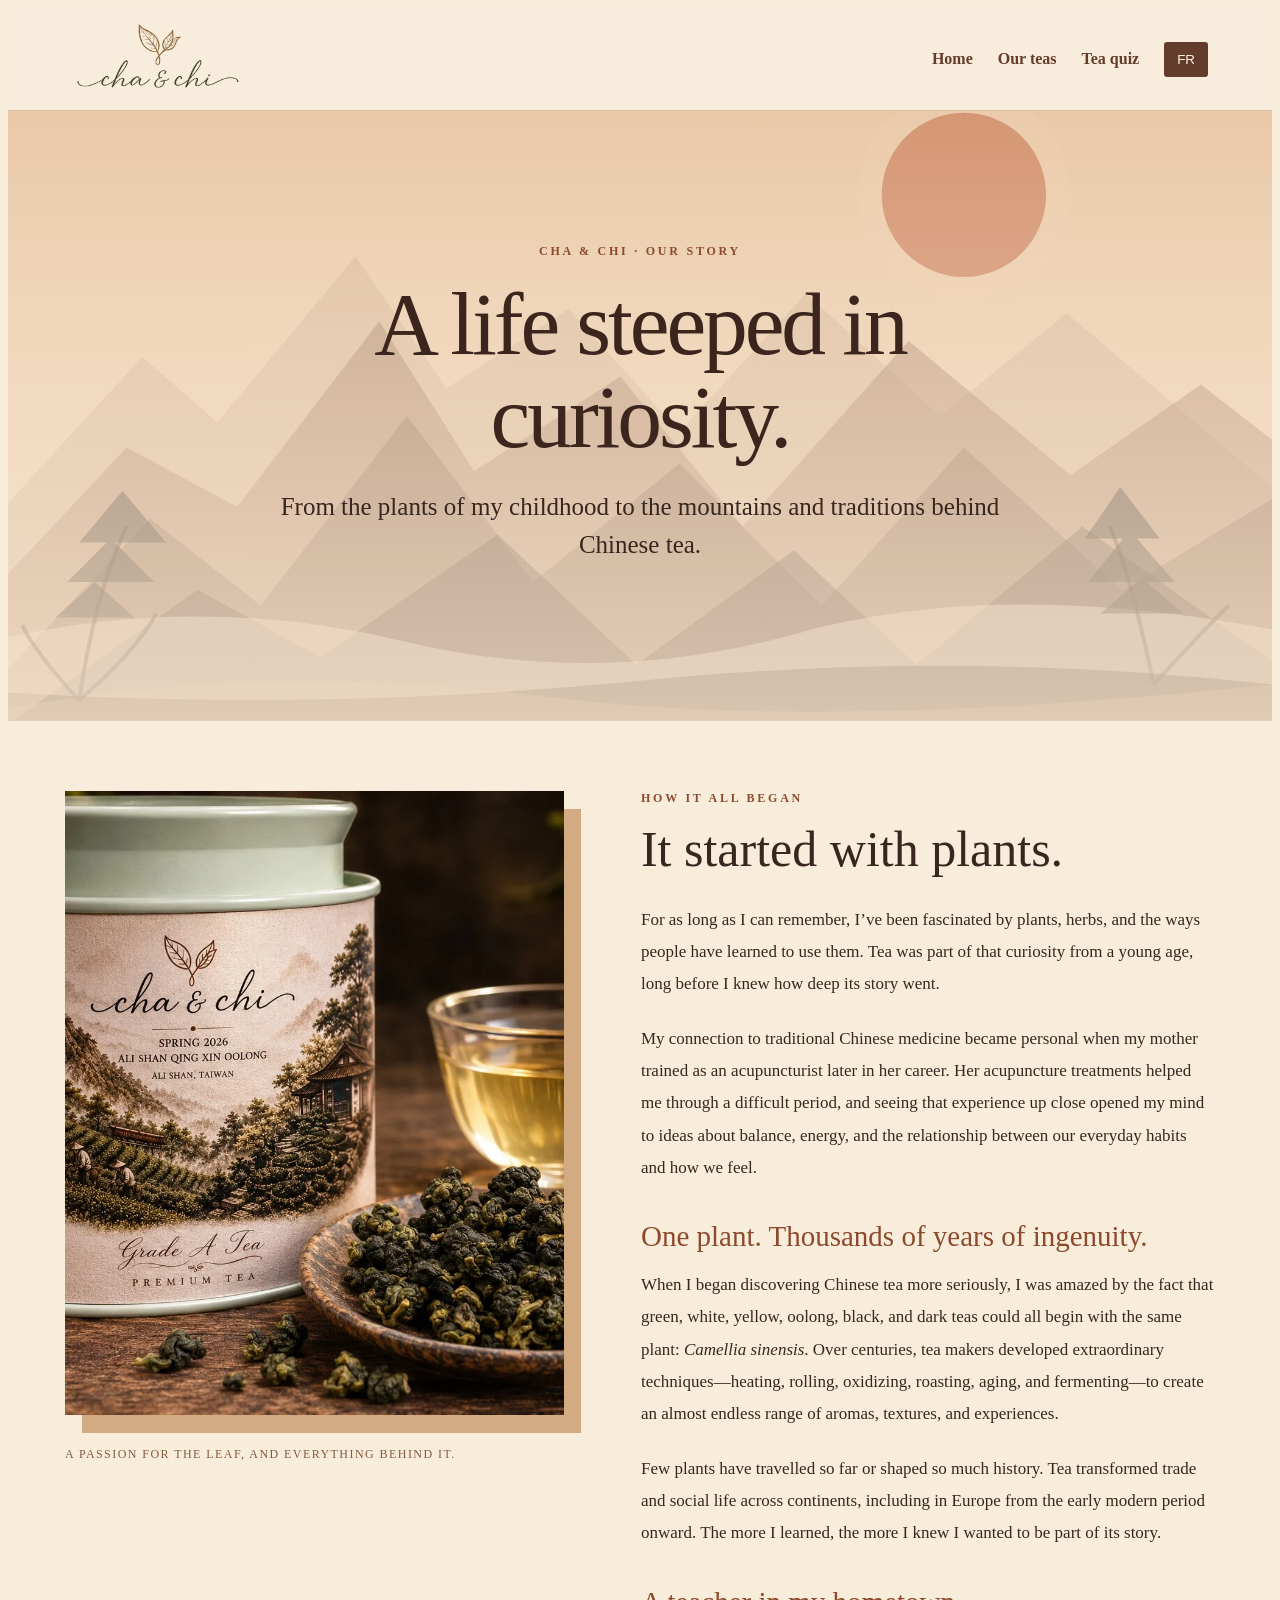
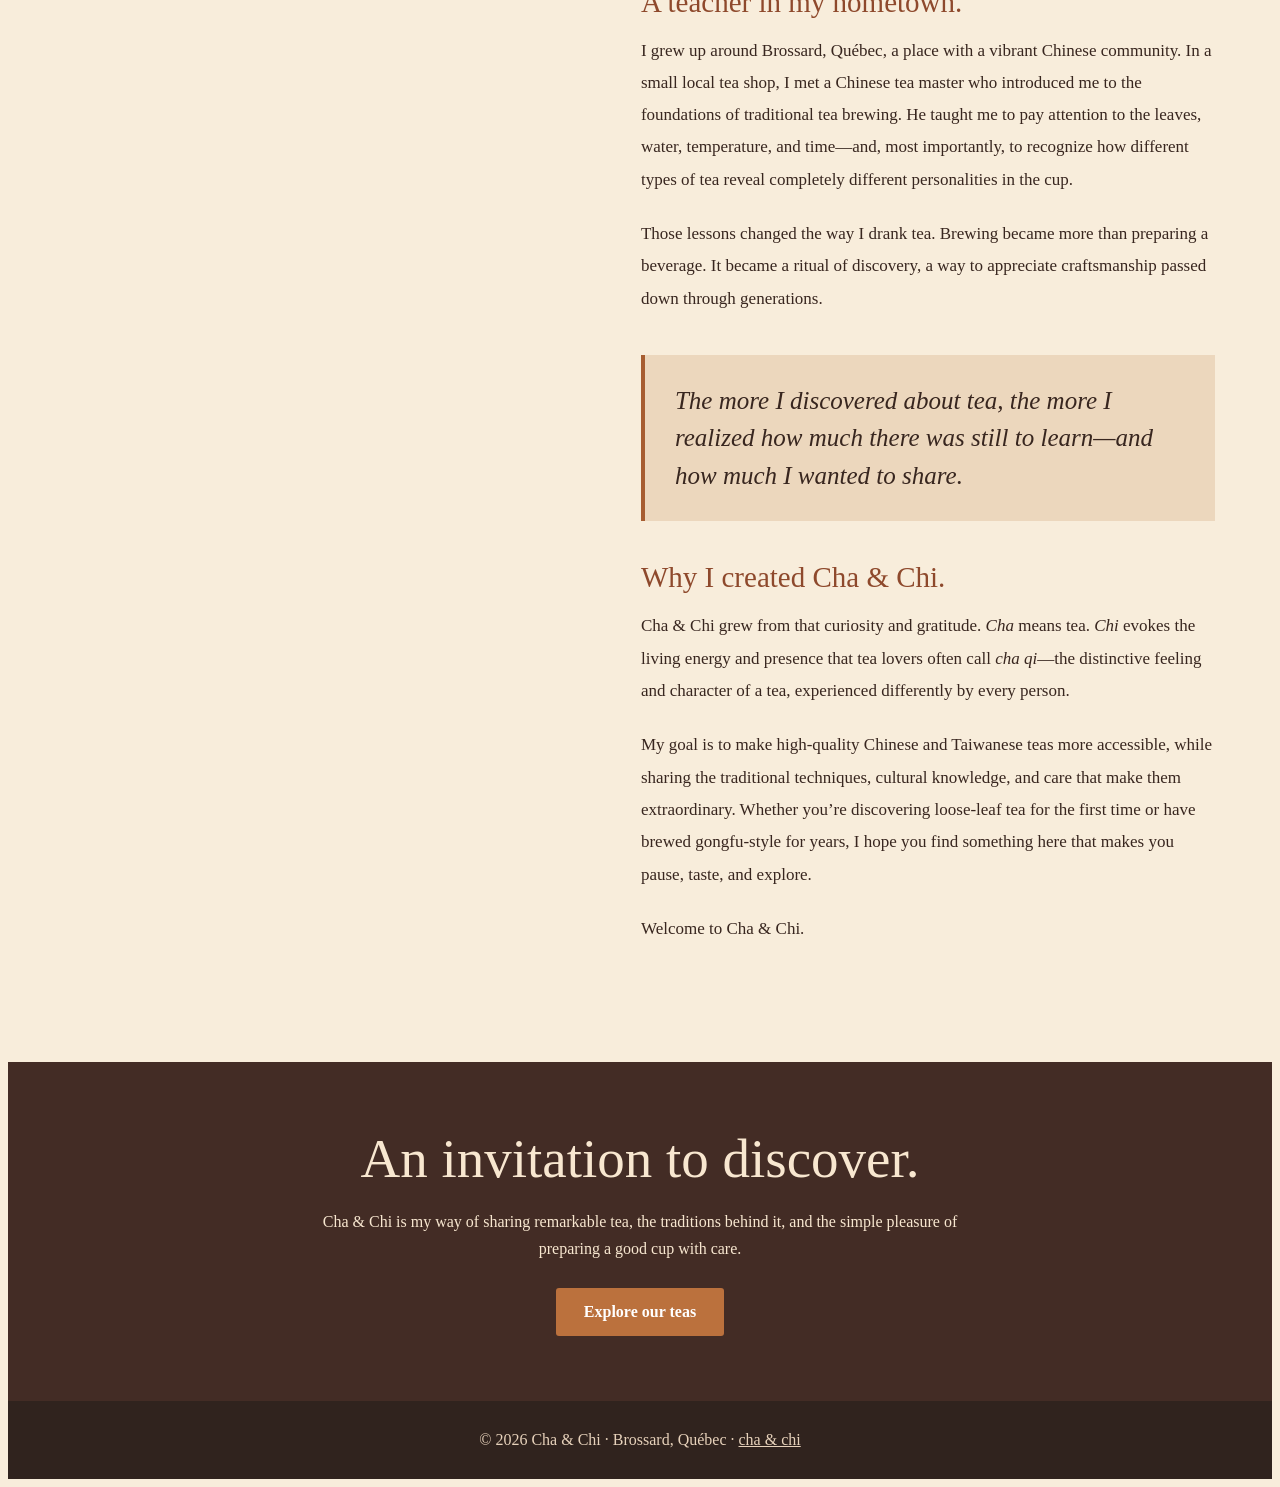
<file: about.html>
<!doctype html>
<html lang="en"><head><meta charset="utf-8"><meta name="viewport" content="width=device-width,initial-scale=1"><meta name="theme-color" content="#813e28"><meta name="description" content="The story behind Cha & Chi: a lifelong love of plants, traditional Chinese medicine and exceptional Chinese tea, rooted in Brossard, Québec."><title>About Us — Cha & Chi</title><link rel="icon" href="/favicon.svg" type="image/svg+xml"><link rel="stylesheet" href="/theme.css"><style>
:root{--ink:#38261f;--rust:#994c2e;--paper:#f8eddb}body{background:var(--paper);color:var(--ink)}.about-nav{display:flex;justify-content:space-between;align-items:center;gap:20px;padding:15px clamp(20px,5vw,85px);background:#f8ecdc;border-bottom:1px solid #d8bea4}.about-nav img{max-width:170px;width:100%;height:auto}.about-nav a{color:#653b29;text-decoration:none;font-weight:600}.about-links{display:flex;gap:25px;align-items:center}.lang-toggle{background:#633c2c;color:#fff2e2;border:0;border-radius:3px;padding:10px 13px;cursor:pointer}.about-hero{position:relative;min-height:470px;display:grid;place-items:center;text-align:center;padding:70px 22px;background:linear-gradient(180deg,rgba(244,219,192,.12),rgba(246,225,202,.76)),url('/images/mountain-ink-landscape.svg') center/cover}.about-hero .inner{max-width:760px}.kicker{font-size:12px;letter-spacing:.23em;font-weight:700;color:#8c4b2f}.about-hero h1{font:clamp(48px,7vw,95px)/1.04 Georgia,serif;letter-spacing:-.035em;margin:18px 0;color:#3c251d}.about-hero p{font:clamp(19px,2vw,25px)/1.5 Georgia,serif}.about-story{max-width:1150px;margin:auto;padding:70px 25px 95px;display:grid;grid-template-columns:minmax(0,1fr) minmax(0,1.15fr);gap:clamp(30px,6vw,95px);align-items:start}.story-photo{position:sticky;top:35px}.story-photo img{display:block;width:100%;height:auto;aspect-ratio:4/5;object-fit:cover;box-shadow:17px 18px 0 #d3ab83}.photo-caption{font-size:12px;letter-spacing:.12em;text-transform:uppercase;color:#845a42;margin-top:32px}.story-body h2{font:clamp(32px,4vw,50px)/1.15 Georgia,serif;margin:15px 0 25px}.story-body p{font-size:17px;line-height:1.9;margin:0 0 22px}.story-body h3{font:29px Georgia,serif;margin:36px 0 16px;color:#8e492c}.quote{margin:40px 0;padding:27px 30px;border-left:4px solid #a75d31;background:#ecd7bd;font:italic 25px/1.5 Georgia,serif}.end-panel{text-align:center;background:#432c25;color:#f8e7d0;padding:65px 25px}.end-panel h2{font:clamp(30px,5vw,55px) Georgia,serif;margin:0 0 18px}.end-panel p{max-width:650px;margin:0 auto 26px;line-height:1.7}.end-panel a{display:inline-block;background:#bb713d;color:#fff;text-decoration:none;padding:15px 28px;border-radius:3px;font-weight:700}footer{text-align:center;padding:30px;background:#30231e;color:#e7d2bb}footer a{color:#e7d2bb}@media(max-width:750px){.about-story{grid-template-columns:1fr;padding-top:45px}.story-photo{position:static}.story-photo img{aspect-ratio:16/10}.about-links{gap:12px;font-size:13px}.about-nav img{max-width:115px}}
</style></head><body>
<nav class="about-nav"><a href="/"><img src="/images/cha-chi-logo.png" alt="Cha & Chi"></a><div class="about-links"><a href="/" id="homeLink">Home</a><a href="/#collection" id="teaLink">Our teas</a><a href="/#ritual" id="quizLink">Tea quiz</a><button class="lang-toggle" id="language" type="button">FR</button></div></nav>
<main><section class="about-hero"><div class="inner"><div class="kicker" id="heroKicker">CHA & CHI · OUR STORY</div><h1 id="heroTitle">A life steeped in curiosity.</h1><p id="heroSub">From the plants of my childhood to the mountains and traditions behind Chinese tea.</p></div></section>
<section class="about-story"><div class="story-photo"><img src="/images/stillpoint-hero.webp" alt="Cha & Chi Ali Shan high-mountain oolong tea" loading="lazy"><div class="photo-caption" id="photoCaption">A passion for the leaf, and everything behind it.</div></div><article class="story-body" id="storyBody"></article></section>
<section class="end-panel"><h2 id="endTitle">An invitation to discover.</h2><p id="endText">Cha & Chi is my way of sharing remarkable tea, the traditions behind it, and the simple pleasure of preparing a good cup with care.</p><a href="/#collection" id="endLink">Explore our teas</a></section></main><footer>© <span id="year"></span> Cha & Chi · Brossard, Québec · <a href="/">cha & chi</a></footer>
<script>
const copy={
en:{home:'Home',teas:'Our teas',quiz:'Tea quiz',kicker:'CHA & CHI · OUR STORY',title:'A life steeped in curiosity.',sub:'From the plants of my childhood to the mountains and traditions behind Chinese tea.',caption:'A passion for the leaf, and everything behind it.',endTitle:'An invitation to discover.',endText:'Cha & Chi is my way of sharing remarkable tea, the traditions behind it, and the simple pleasure of preparing a good cup with care.',endLink:'Explore our teas',body:`<div class="kicker">HOW IT ALL BEGAN</div><h2>It started with plants.</h2><p>For as long as I can remember, I’ve been fascinated by plants, herbs, and the ways people have learned to use them. Tea was part of that curiosity from a young age, long before I knew how deep its story went.</p><p>My connection to traditional Chinese medicine became personal when my mother trained as an acupuncturist later in her career. Her acupuncture treatments helped me through a difficult period, and seeing that experience up close opened my mind to ideas about balance, energy, and the relationship between our everyday habits and how we feel.</p><h3>One plant. Thousands of years of ingenuity.</h3><p>When I began discovering Chinese tea more seriously, I was amazed by the fact that green, white, yellow, oolong, black, and dark teas could all begin with the same plant: <em>Camellia sinensis</em>. Over centuries, tea makers developed extraordinary techniques—heating, rolling, oxidizing, roasting, aging, and fermenting—to create an almost endless range of aromas, textures, and experiences.</p><p>Few plants have travelled so far or shaped so much history. Tea transformed trade and social life across continents, including in Europe from the early modern period onward. The more I learned, the more I knew I wanted to be part of its story.</p><h3>A teacher in my hometown.</h3><p>I grew up around Brossard, Québec, a place with a vibrant Chinese community. In a small local tea shop, I met a Chinese tea master who introduced me to the foundations of traditional tea brewing. He taught me to pay attention to the leaves, water, temperature, and time—and, most importantly, to recognize how different types of tea reveal completely different personalities in the cup.</p><p>Those lessons changed the way I drank tea. Brewing became more than preparing a beverage. It became a ritual of discovery, a way to appreciate craftsmanship passed down through generations.</p><blockquote class="quote">The more I discovered about tea, the more I realized how much there was still to learn—and how much I wanted to share.</blockquote><h3>Why I created Cha & Chi.</h3><p>Cha & Chi grew from that curiosity and gratitude. <em>Cha</em> means tea. <em>Chi</em> evokes the living energy and presence that tea lovers often call <em>cha qi</em>—the distinctive feeling and character of a tea, experienced differently by every person.</p><p>My goal is to make high-quality Chinese and Taiwanese teas more accessible, while sharing the traditional techniques, cultural knowledge, and care that make them extraordinary. Whether you’re discovering loose-leaf tea for the first time or have brewed gongfu-style for years, I hope you find something here that makes you pause, taste, and explore.</p><p>Welcome to Cha & Chi.</p>`},
fr:{home:'Accueil',teas:'Nos thés',quiz:'Quiz de thé',kicker:'CHA & CHI · NOTRE HISTOIRE',title:'Une vie de curiosité et de thé.',sub:'Des plantes de mon enfance aux montagnes et aux traditions du thé chinois.',caption:'Une passion pour la feuille et tout ce qu’elle raconte.',endTitle:'Une invitation à découvrir.',endText:'Cha & Chi, c’est ma façon de partager des thés remarquables, les traditions qui les entourent et le plaisir de préparer une bonne tasse avec soin.',endLink:'Découvrir nos thés',body:`<div class="kicker">LÀ OÙ TOUT A COMMENCÉ</div><h2>Tout a commencé avec les plantes.</h2><p>Depuis que je suis jeune, les plantes, les herbes et les connaissances que les gens ont développées autour d’elles me fascinent. Le thé faisait déjà partie de cette curiosité, bien avant que je découvre toute la richesse de son histoire.</p><p>Mon lien avec la médecine traditionnelle chinoise est devenu personnel lorsque ma mère a entrepris une formation en acupuncture plus tard dans sa carrière. Ses traitements m’ont aidé à traverser une période difficile. Cette expérience m’a ouvert à des notions d’équilibre, d’énergie et aux liens entre nos habitudes quotidiennes et notre bien-être.</p><h3>Une seule plante. Des milliers d’années de savoir-faire.</h3><p>Quand j’ai commencé à découvrir le thé chinois plus sérieusement, j’ai été fasciné d’apprendre que les thés verts, blancs, jaunes, oolong, noirs et sombres pouvaient tous provenir d’une même plante : <em>Camellia sinensis</em>. Au fil des siècles, les artisans du thé ont perfectionné des techniques incroyables — chauffage, roulage, oxydation, torréfaction, vieillissement et fermentation — pour créer une diversité presque infinie d’arômes, de textures et de sensations.</p><p>Peu de plantes ont autant voyagé ou marqué l’histoire. Le thé a transformé les échanges commerciaux et la vie sociale sur plusieurs continents, notamment en Europe à partir de l’époque moderne. Plus j’en apprenais, plus je savais que je voulais faire partie de cette histoire.</p><h3>Un maître de thé dans ma ville.</h3><p>J’ai grandi dans la région de Brossard, au Québec, où se trouve une importante communauté chinoise. Dans une petite boutique de thé locale, j’ai rencontré un maître de thé chinois qui m’a enseigné les bases de l’infusion traditionnelle. Il m’a appris à observer les feuilles, l’eau, la température et le temps — et surtout à comprendre comment chaque famille de thé exprime une personnalité différente dans la tasse.</p><p>Ces enseignements ont changé ma façon de boire le thé. L’infusion est devenue plus qu’une simple préparation : un rituel de découverte et une façon d’apprécier un savoir-faire transmis de génération en génération.</p><blockquote class="quote">Plus je découvrais le thé, plus je réalisais tout ce qu’il me restait à apprendre — et tout ce que j’avais envie de partager.</blockquote><h3>Pourquoi j’ai créé Cha & Chi.</h3><p>Cha & Chi est né de cette curiosité et de cette reconnaissance. <em>Cha</em> signifie thé. <em>Chi</em> évoque cette énergie et cette présence que les amateurs appellent parfois le <em>cha qi</em> : le caractère et le ressenti propres à un thé, vécus différemment par chacun.</p><p>Mon objectif est de rendre les thés chinois et taïwanais de grande qualité plus accessibles, tout en faisant découvrir les techniques traditionnelles, les connaissances culturelles et le soin qui les rendent si particuliers. Que vous découvriez le thé en feuilles ou que vous pratiquiez déjà le gongfu cha, j’espère que vous trouverez ici une raison de ralentir, de savourer et d’explorer.</p><p>Bienvenue chez Cha & Chi.</p>`}};
let lang=localStorage.getItem('cc-lang')==='fr'?'fr':'en';
function render(){const c=copy[lang];document.documentElement.lang=lang;for(const [id,key] of [['homeLink','home'],['teaLink','teas'],['quizLink','quiz'],['heroKicker','kicker'],['heroTitle','title'],['heroSub','sub'],['photoCaption','caption'],['endTitle','endTitle'],['endText','endText'],['endLink','endLink']])document.getElementById(id).textContent=c[key];document.getElementById('storyBody').innerHTML=c.body;document.getElementById('language').textContent=lang==='fr'?'EN':'FR';}
document.getElementById('language').onclick=()=>{lang=lang==='en'?'fr':'en';localStorage.setItem('cc-lang',lang);render()};document.getElementById('year').textContent=new Date().getFullYear();render();
</script></body></html>
</file>
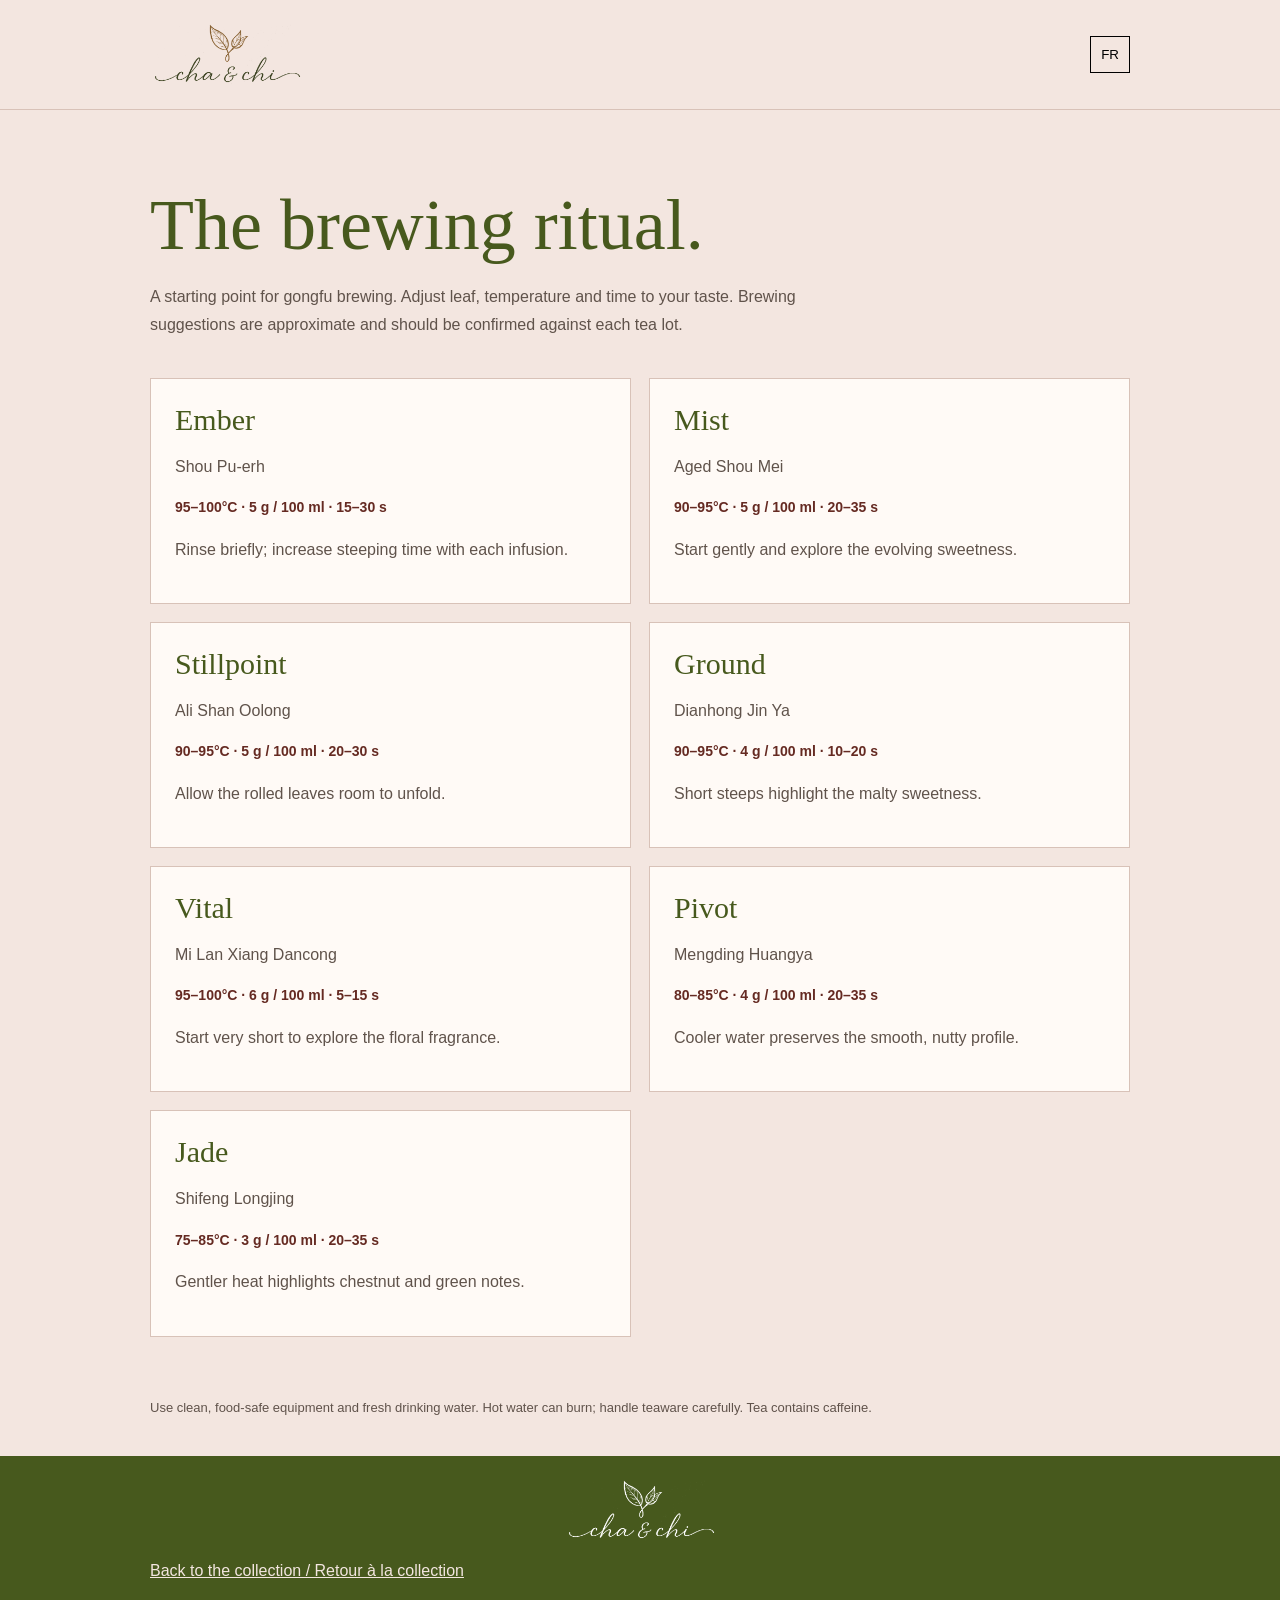
<file: brewing.html>
<!doctype html><html lang="en"><head><meta charset="utf-8"><meta name="viewport" content="width=device-width,initial-scale=1"><meta name="description" content="Gongfu tea brewing guides for Cha & Chi's seven teas."><title>Brewing Guide · Cha & Chi</title><link rel="stylesheet" href="/theme.css"><style>body{margin:0;background:var(--cream);color:var(--forest);font:16px Arial,sans-serif;line-height:1.7}header,main,footer{padding:24px max(24px,calc((100vw - 980px)/2))}header{border-bottom:1px solid var(--line);display:flex;align-items:center;justify-content:space-between}a{color:inherit}header a{font:26px Georgia,serif;text-decoration:none}h1{font:clamp(42px,6vw,72px) Georgia,serif;margin:50px 0 15px}h2{font:30px Georgia,serif;margin:0}p{color:var(--muted)}.lead{max-width:650px}.grid{display:grid;grid-template-columns:repeat(2,1fr);gap:18px;margin:40px 0 60px}.card{background:var(--paper);border:1px solid var(--line);padding:24px}.detail{font-size:14px;font-weight:bold;color:var(--tea)}.note{font-size:13px}footer{background:var(--forest);color:#fff}footer p{color:var(--cream)}@media(max-width:640px){.grid{grid-template-columns:1fr}}</style></head><body><header><a href="/"><img class="brand-mark" src="/images/cha-chi-logo.png" alt="Cha &amp; Chi" width="570" height="229"></a><button id="lang" style="padding:10px;background:transparent;border:1px solid">FR</button></header><main><h1 id="title">The brewing ritual.</h1><p class="lead" id="intro">A starting point for gongfu brewing. Adjust leaf, temperature and time to your taste. Brewing suggestions are approximate and should be confirmed against each tea lot.</p><div class="grid" id="grid"></div><p class="note" id="note">Use clean, food-safe equipment and fresh drinking water. Hot water can burn; handle teaware carefully. Tea contains caffeine.</p></main><footer><img class="brand-mark" src="/images/cha-chi-logo.png" alt="Cha &amp; Chi" width="570" height="229"><p><a href="/">Back to the collection / Retour à la collection</a></p></footer><script>
const items=[
['Ember','Shou Pu-erh','95–100°C','5 g / 100 ml','15–30 s','Rinse briefly; increase steeping time with each infusion.','Rincez brièvement; allongez le temps à chaque infusion.'],
['Mist','Aged Shou Mei','90–95°C','5 g / 100 ml','20–35 s','Start gently and explore the evolving sweetness.','Commencez doucement et découvrez la douceur qui évolue.'],
['Stillpoint','Ali Shan Oolong','90–95°C','5 g / 100 ml','20–30 s','Allow the rolled leaves room to unfold.','Laissez aux feuilles roulées l’espace pour se déployer.'],
['Ground','Dianhong Jin Ya','90–95°C','4 g / 100 ml','10–20 s','Short steeps highlight the malty sweetness.','Les infusions courtes révèlent la douceur maltée.'],
['Vital','Mi Lan Xiang Dancong','95–100°C','6 g / 100 ml','5–15 s','Start very short to explore the floral fragrance.','Commencez très court pour explorer les arômes floraux.'],
['Pivot','Mengding Huangya','80–85°C','4 g / 100 ml','20–35 s','Cooler water preserves the smooth, nutty profile.','Une eau moins chaude préserve le profil rond et noisetté.'],
['Jade','Shifeng Longjing','75–85°C','3 g / 100 ml','20–35 s','Gentler heat highlights chestnut and green notes.','Une chaleur douce révèle les notes de châtaigne et végétales.']];
let fr=localStorage.getItem('cc-lang')==='fr';function render(){document.documentElement.lang=fr?'fr':'en';document.getElementById('lang').textContent=fr?'EN':'FR';document.getElementById('title').textContent=fr?'Le rituel de l’infusion.':'The brewing ritual.';document.getElementById('intro').textContent=fr?'Un point de départ pour l’infusion gongfu. Ajustez la quantité de feuilles, la température et le temps selon vos goûts. Les conseils sont approximatifs et à confirmer selon chaque lot.':'A starting point for gongfu brewing. Adjust leaf, temperature and time to your taste. Brewing suggestions are approximate and should be confirmed against each tea lot.';document.getElementById('note').textContent=fr?'Utilisez du matériel alimentaire propre et de l’eau potable fraîche. Attention aux brûlures. Le thé contient de la caféine.':'Use clean, food-safe equipment and fresh drinking water. Hot water can burn; handle teaware carefully. Tea contains caffeine.';document.getElementById('grid').innerHTML=items.map(x=>'<article class="card"><h2>'+x[0]+'</h2><p>'+x[1]+'</p><div class="detail">'+x[2]+' · '+x[3]+' · '+x[4]+'</div><p>'+(fr?x[6]:x[5])+'</p></article>').join('')}document.getElementById('lang').onclick=()=>{fr=!fr;localStorage.setItem('cc-lang',fr?'fr':'en');render()};render();
</script></body></html>
</file>
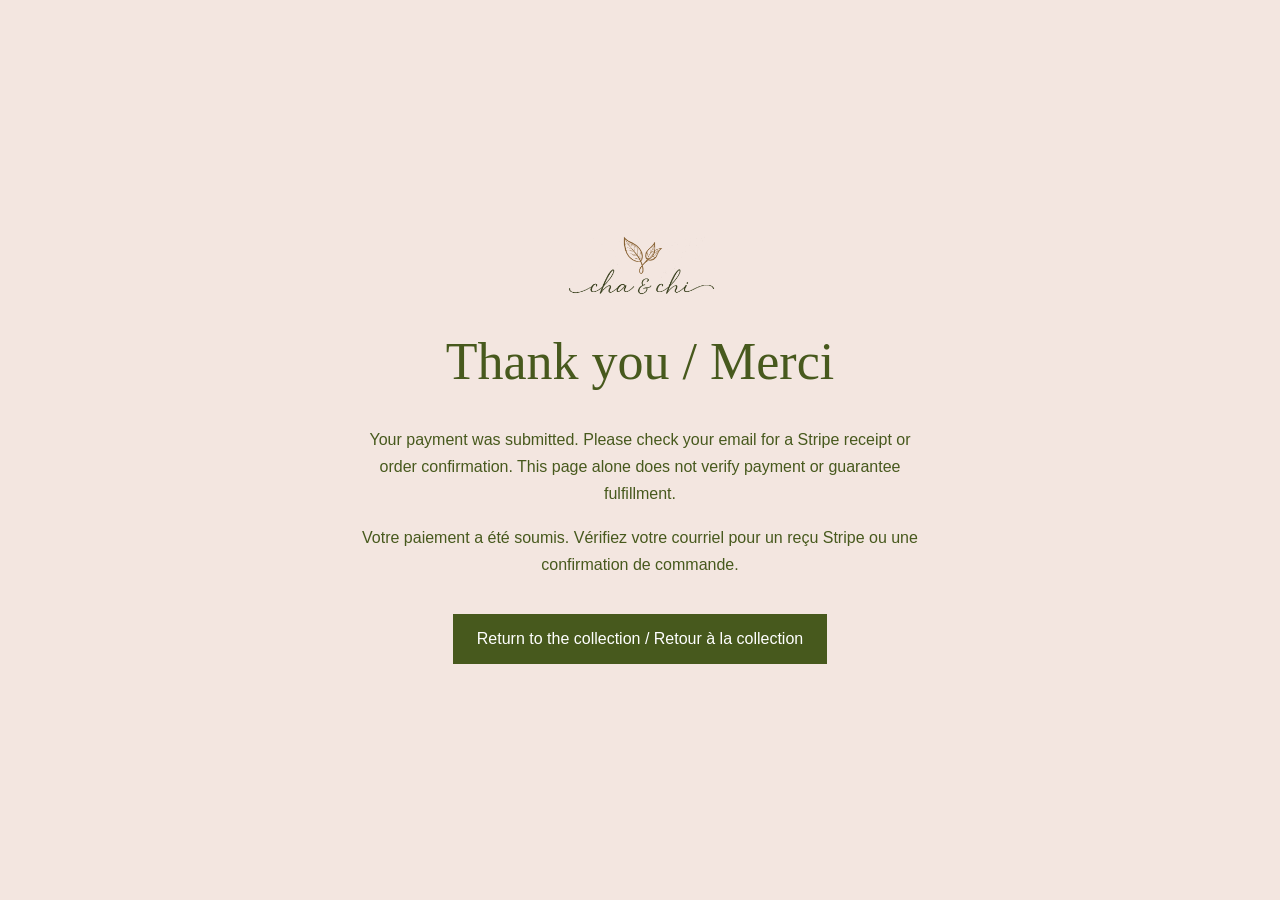
<file: success.html>
<!doctype html><html lang="en"><head><meta charset="utf-8"><meta name="viewport" content="width=device-width,initial-scale=1"><meta name="robots" content="noindex"><title>Thank you · Cha & Chi</title><link rel="stylesheet" href="/theme.css"><style>body{margin:0;min-height:100vh;display:grid;place-items:center;background:var(--cream);color:var(--forest);font:16px Arial,sans-serif}.panel{padding:40px;max-width:560px;text-align:center}h1{font:52px Georgia,serif}a{display:inline-block;background:var(--forest);color:white;padding:16px 24px;text-decoration:none;margin-top:20px}p{line-height:1.7}</style></head><body><main class="panel"><div style="display:grid;justify-items:center"><img class="brand-mark" src="/images/cha-chi-logo.png" alt="Cha &amp; Chi" width="570" height="229"></div><h1>Thank you / Merci</h1><p>Your payment was submitted. Please check your email for a Stripe receipt or order confirmation. This page alone does not verify payment or guarantee fulfillment.</p><p>Votre paiement a été soumis. Vérifiez votre courriel pour un reçu Stripe ou une confirmation de commande.</p><a href="/">Return to the collection / Retour à la collection</a></main></body></html>
</file>
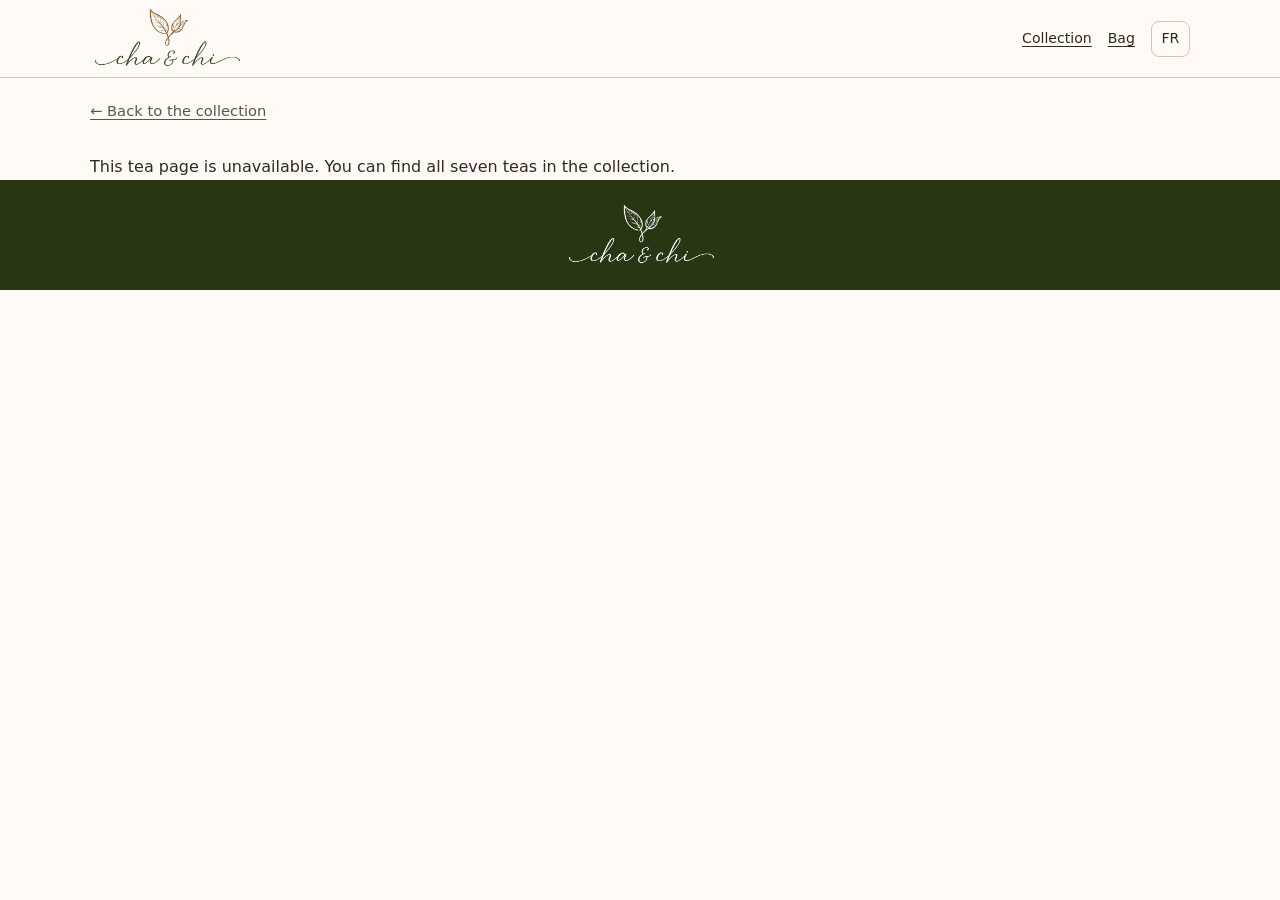
<file: tea.html>
<!doctype html>
<html lang="en">
<head>
  <meta charset="utf-8">
  <meta name="viewport" content="width=device-width, initial-scale=1">
  <meta name="theme-color" content="#47591d">
  <meta name="description" content="Explore the origin, craft and brewing ritual behind your Cha & Chi tea.">
  <link rel="icon" href="/favicon.svg" type="image/svg+xml">
  <link rel="stylesheet" href="/theme.css">
  <link rel="stylesheet" href="/tea.css">
  <script src="/tea-stories.js" defer></script>
  <script src="/tea-pairings.js" defer></script>
  <script src="/tea.js" defer></script>
  <title>Discover the tea · Cha &amp; Chi</title>
</head>
<body>
  <header class="site-header">
    <nav class="shell header-inner" aria-label="Cha &amp; Chi">
      <a class="brand" href="/"><img class="brand-mark" src="/images/cha-chi-logo.png" alt="Cha &amp; Chi" width="570" height="229"></a>
      <div class="header-links">
        <a href="/#collection" id="collection-link">Collection</a>
        <a href="/#bag" id="bag-link">Bag</a>
        <button type="button" id="language" aria-label="Lire en français">FR</button>
      </div>
    </nav>
  </header>
  <main class="shell" id="tea"><p role="status">Loading tea…</p></main>
  <footer class="site-footer"><div class="shell"><img class="brand-mark" src="/images/cha-chi-logo.png" alt="Cha &amp; Chi" width="570" height="229"></div></footer>
</body>
</html>
</file>
<file: theme.css>
:root {
  --tea: #652a22;
  --forest: #47591d;
  --forest-dark: #283613;
  --leaf: #898c31;
  --sky: #a6cee2;
  --cream: #f3e6e0;
  --paper: #fffaf6;
  --ink: #332820;
  --muted: #60534b;
  --gold: var(--tea);
  --line: #d8c2b8;
  --sky-tint: #dbeaf1;
  --radius: 18px;
  --sans: system-ui, -apple-system, BlinkMacSystemFont, "Segoe UI", sans-serif;
  --serif: "Iowan Old Style", "Palatino Linotype", Palatino, Georgia, serif;
}

.brand-mark {
  display: block;
  width: clamp(116px, 18vw, 153px);
  height: auto;
}

footer .brand-mark {
  margin-inline: auto;
  filter: brightness(0) invert(1);
}
</file>
<file: tea.css>
* { box-sizing: border-box; }
body { margin: 0; background: var(--paper); color: var(--ink); font: 16px/1.65 var(--sans); }
a { color: inherit; text-underline-offset: .22em; }
button { font: inherit; cursor: pointer; }
:focus-visible { outline: 2px solid var(--gold); outline-offset: 4px; }
h1, h2, h3 { font-family: var(--serif); font-weight: 400; line-height: 1.08; letter-spacing: -.04em; }
h1 { font-size: clamp(3.4rem, 8vw, 6rem); margin: .12em 0; }
h2 { font-size: clamp(1.85rem, 4vw, 2.65rem); margin: 0 0 .45em; }
h3 { font-size: 1.5rem; margin: 0 0 .4em; }
p { margin: .6em 0 0; }
.shell { width: min(1100px, calc(100% - 44px)); margin: 0 auto; }
.site-header { border-bottom: 1px solid var(--line); }
.header-inner, .header-links { display: flex; align-items: center; gap: 1rem; }
.header-inner { padding-block: 8px; justify-content: space-between; min-height: 72px; }
.header-links a, .header-links button { font-size: .88rem; }
.header-links button, .thumb {
  border-radius: 8px;
  background: var(--paper);
  border: 1px solid var(--line);
  color: var(--ink);
  padding: .35rem .6rem;
}
.back { display: inline-block; margin: 1.3rem 0; color: var(--muted); font-size: .92rem; }
.product-hero { display: grid; grid-template-columns: 1.17fr 1fr; align-items: center; gap: clamp(26px, 5vw, 66px); }
.gallery { align-self: start; }
.hero-image { width: 100%; height: auto; display: block; aspect-ratio: 3 / 2; object-fit: contain; background: var(--cream); border-radius: var(--radius); }
.hero-image[src$="-leaves.webp"] { background: #fff; }
.thumbs { display: flex; flex-wrap: wrap; gap: .55rem; padding-top: .7rem; }
.thumb { display: grid; justify-items: center; gap: .2rem; min-width: 74px; font-size: .78rem; }
.thumb img { display: block; width: 55px; height: 36px; object-fit: contain; border-radius: 4px; }
.thumb[aria-pressed="true"] { border-color: var(--forest); background: var(--forest); color: var(--paper); }
.eyebrow { color: var(--gold); font-size: .75rem; font-weight: 700; letter-spacing: .14em; text-transform: uppercase; }
.type { color: var(--muted); font: 1.24rem/1.35 var(--serif); }
.tasting-notes, .buy { display: flex; align-items: center; flex-wrap: wrap; gap: .55rem; }
.tasting-notes { padding: 0; margin: 1rem 0; list-style: none; }
.tasting-notes li { border: 1px solid var(--line); background: var(--cream); border-radius: 100px; padding: .2rem .65rem; font-size: .83rem; }
.buy { gap: .8rem; margin-top: 1.15rem; }
.buy button { border-radius: 100px; border: 1px solid var(--forest); background: var(--forest); color: #fff; padding: .65rem 1rem; }
.buy-feedback { min-height: 1.65em; color: var(--muted); font-size: .86rem; }
.jump-links { display: flex; flex-wrap: wrap; gap: .5rem 1.35rem; padding: 1rem 0; margin: 2rem 0 0; border-block: 1px solid var(--line); font-size: .9rem; }
.reading { max-width: 790px; margin: 0 auto 4rem; }
.reading section { padding: 2.25rem 0; border-bottom: 1px solid var(--line); scroll-margin-top: 1rem; }
.grower-note, .reading .context { font-size: .9rem; color: var(--muted); }
.fun-fact { background: var(--sky-tint); padding: 1.1rem 1.25rem; margin-top: 1.15rem; border-radius: 12px; }
.brew-specs { display: grid; grid-template-columns: repeat(3, 1fr); margin: 1rem 0; gap: 10px; }
.brew-specs div { background: var(--paper); border: 1px solid var(--line); border-radius: 10px; padding: .7rem; }
dt { color: var(--muted); font-size: .84rem; }
dd { margin: .2rem 0 0; font-weight: 700; }
.sources { padding-left: 1.2rem; margin-bottom: 0; color: var(--muted); font-size: .9rem; }
.sources li + li { margin-top: .25rem; }
.site-footer { background: var(--forest-dark); color: var(--paper); padding: 1.5rem 0; font: 1.1rem Georgia, serif; }
@media (max-width: 670px) {
  .shell { width: calc(100% - 30px); }
  .header-links { gap: .6rem; }
  .product-hero { grid-template-columns: 1fr; gap: 1.3rem; }
  .reading section { padding: 1.7rem 0; }
}
@media (max-width: 350px) {
  .brew-specs { grid-template-columns: 1fr; }
}

/* Food pairing cards */
.tea-pairings-section{background:#fbefdd;border:1px solid #e3c8a7;border-radius:12px;padding:30px!important;margin-top:28px}.tea-pairings-section h2{margin:12px 0}.pairings-grid{display:grid;grid-template-columns:repeat(3,minmax(0,1fr));gap:14px;margin-top:22px}.pairing-item{padding:20px;background:#f0dec6;border-radius:9px;min-width:0}.pairing-symbol{font-size:30px;color:#a35d34}.pairing-item h3{font:22px Georgia,serif;margin:10px 0;color:#573323}.pairing-item p{font-size:14px;line-height:1.65;color:#70533f}@media(max-width:700px){.pairings-grid{grid-template-columns:1fr}.tea-pairings-section{padding:20px!important}}
</file>
